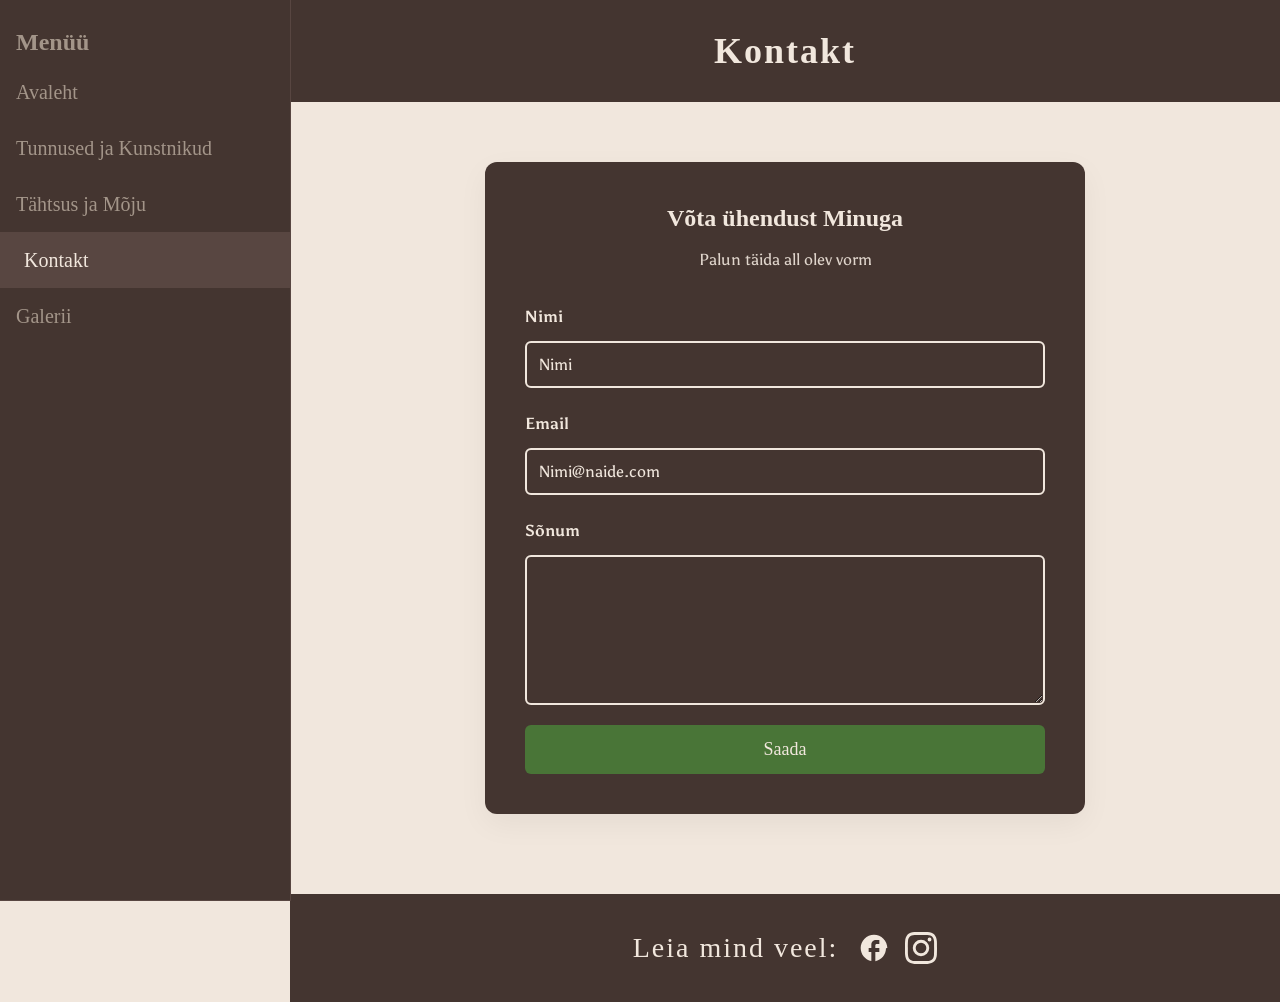
<file: contact.html>
<!doctype html>
<html lang="en">
  <head>
    <meta charset="UTF-8" />
    <meta name="viewport" content="width=device-width, initial-scale=1.0" />
    <meta http-equiv="X-UA-Compatible" content="ie=edge" />
    <link rel="preconnect" href="https://fonts.googleapis.com" />
    <link rel="preconnect" href="https://fonts.gstatic.com" crossorigin />
    <link
      href="https://fonts.googleapis.com/css2?family=Asul:wght@400;700&display=swap"
      rel="stylesheet"
    />
    <link
      rel="stylesheet"
      href="https://fonts.googleapis.com/icon?family=Material+Icons"
    />
    <link rel="stylesheet" href="css/styles.css" />
    <title>Barokk-kunst - Kontakt</title>
  </head>

  <body>
    <header>
      <nav>
        <div class="sidenav">
          <h3>Menüü</h3>
          <ul>
            <li><a href="index.html">Avaleht</a></li>
            <li><a href="tun-kun.html">Tunnused ja Kunstnikud</a></li>
            <li><a href="täht-mõju.html">Tähtsus ja Mõju</a></li>
            <li>
              <a class="current" href="contact.html">Kontakt</a>
            </li>
            <li><a href="gallery.html">Galerii</a></li>
          </ul>
        </div>
      </nav>
    </header>

    <main>
      <section>
        <div class="title-box-t">
          <h3>Kontakt</h3>
        </div>
      </section>

      <section>
        <div class="container-text-contact">
          <h1>Võta ühendust Minuga</h1>
          <p class="form-subtitle">Palun täida all olev vorm</p>

          <form action="">
            <div class="form-group">
              <label for="name">Nimi</label>
              <input type="text" id="name" name="name" value="Nimi" />
            </div>

            <div class="form-group">
              <label for="email">Email</label>
              <input
                type="email"
                id="email"
                name="email"
                value="Nimi@naide.com"
              />
            </div>

            <div class="form-group">
              <label for="message">Sõnum</label>
              <textarea id="message"></textarea>
            </div>

            <button type="submit" class="btn">Saada</button>
          </form>
        </div>
      </section>
    </main>

    <footer>
  <div class="footer-content">
    <span class="footer-text">Leia mind veel:</span>
    <div class="footer-icons">
      <svg class="social-icon" viewBox="0 0 24 24" xmlns="http://www.w3.org/2000/svg">
        <path d="M22 12c0-5.52-4.48-10-10-10S2 6.48 2 12c0 4.84 3.44 8.87 8 9.8V15H8v-3h2V9.5C10 7.57 11.57 6 13.5 6H16v3h-2c-.55 0-1 .45-1 1v2h3v3h-3v6.95c4.56-.93 8-4.96 8-9.75z"/>
      </svg>
      <svg class="social-icon" viewBox="0 0 24 24" xmlns="http://www.w3.org/2000/svg">
        <path d="M12 2.163c3.204 0 3.584.012 4.85.07 3.252.148 4.771 1.691 4.919 4.919.058 1.265.069 1.645.069 4.849 0 3.205-.012 3.584-.069 4.849-.149 3.225-1.664 4.771-4.919 4.919-1.266.058-1.644.07-4.85.07-3.204 0-3.584-.012-4.849-.07-3.26-.149-4.771-1.699-4.919-4.92-.058-1.265-.07-1.644-.07-4.849 0-3.204.013-3.583.07-4.849.149-3.227 1.664-4.771 4.919-4.919 1.266-.057 1.645-.069 4.849-.069zM12 0C8.741 0 8.333.014 7.053.072 2.695.272.273 2.69.073 7.051.014 8.333 0 8.741 0 12c0 3.259.014 3.668.072 4.948.2 4.358 2.618 6.78 6.98 6.98 1.281.058 1.689.072 4.948.072 3.259 0 3.668-.014 4.948-.072 4.354-.2 6.782-2.618 6.979-6.98.059-1.28.073-1.689.073-4.948 0-3.259-.014-3.667-.072-4.947-.196-4.354-2.617-6.78-6.979-6.98C15.668.014 15.259 0 12 0zm0 5.838a6.162 6.162 0 100 12.324 6.162 6.162 0 000-12.324zM12 16a4 4 0 110-8 4 4 0 010 8zm6.406-11.845a1.44 1.44 0 100 2.881 1.44 1.44 0 000-2.881z"/>
      </svg>
    </div>
  </div>
</footer>
  </body>
</html>
</file>
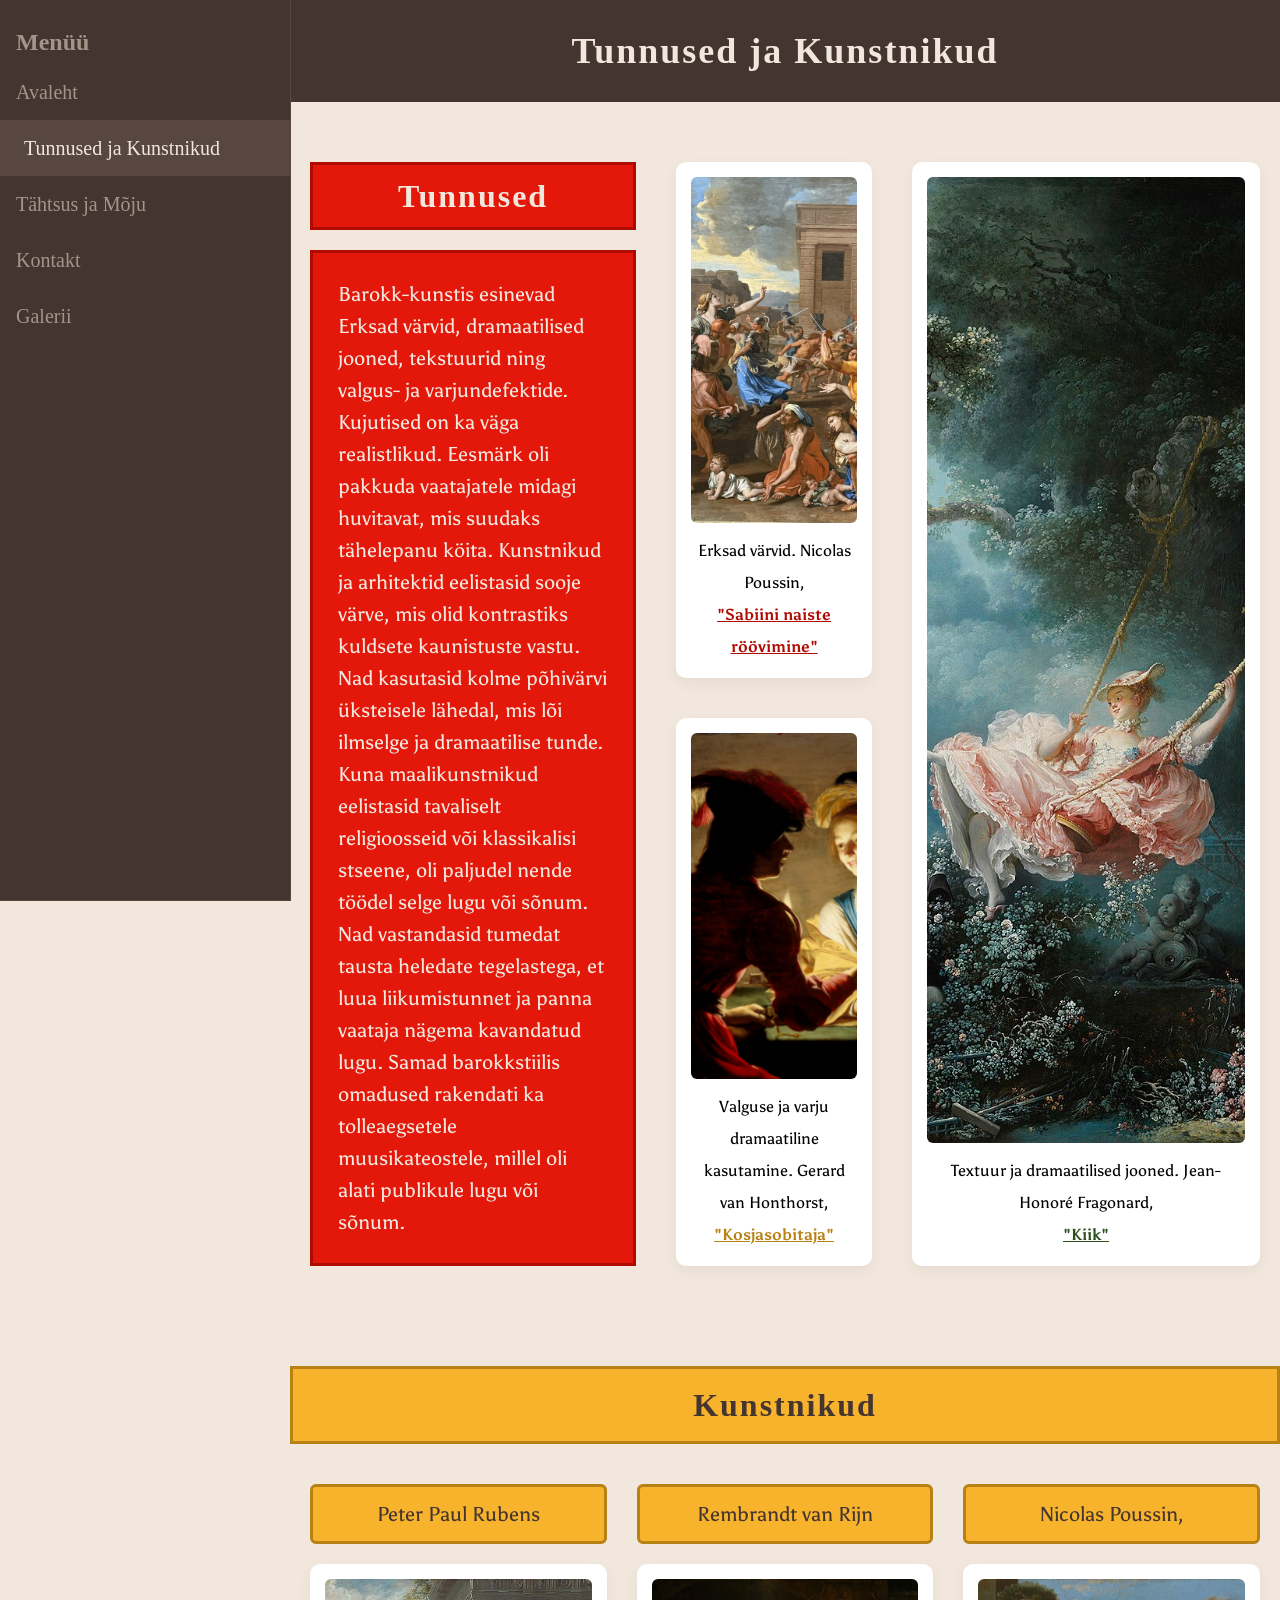
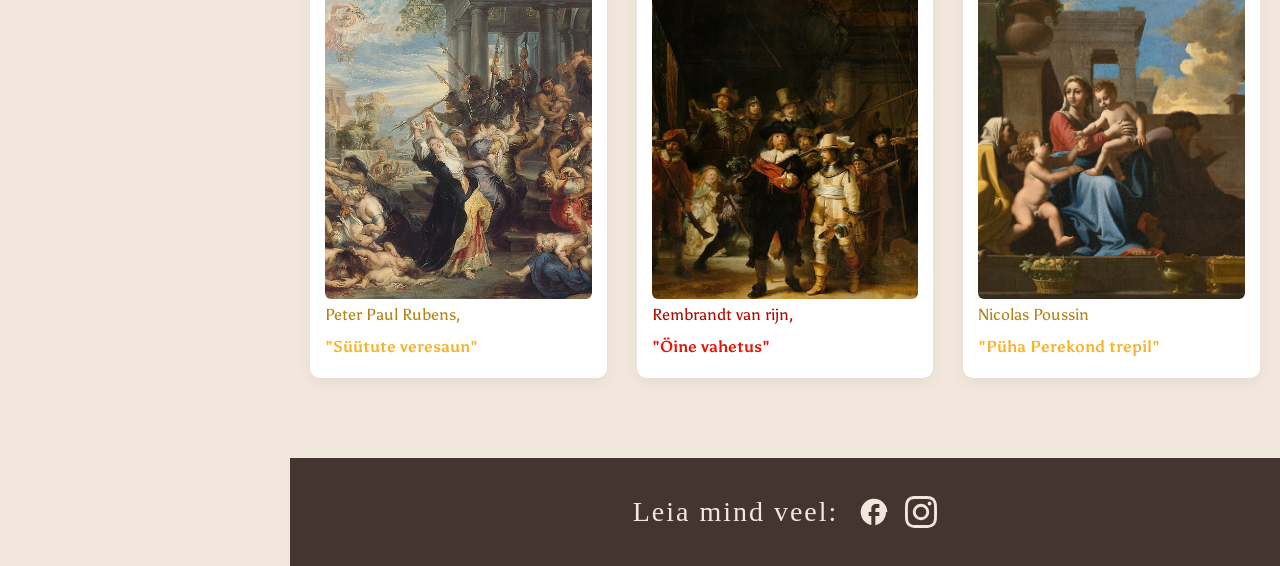
<file: tun-kun.html>
<!doctype html>
<html lang="en">
  <head>
    <meta charset="UTF-8" />
    <meta name="viewport" content="width=device-width, initial-scale=1.0" />
    <meta http-equiv="X-UA-Compatible" content="ie=edge" />
    <link rel="preconnect" href="https://fonts.googleapis.com" />
    <link rel="preconnect" href="https://fonts.gstatic.com" crossorigin />
    <link
      href="https://fonts.googleapis.com/css2?family=Asul:wght@400;700&display=swap"
      rel="stylesheet"
    />
    <link rel="stylesheet" href="css/styles.css" />
    <title>Barokk-kunst</title>
  </head>

  <body>
    <header>
      <nav>
        <div class="sidenav">
          <h3>Menüü</h3>
          <ul>
            <li><a href="index.html">Avaleht</a></li>
            <li>
              <a class="current" href="tun-kun.html">Tunnused ja Kunstnikud</a>
            </li>
            <li><a href="täht-mõju.html">Tähtsus ja Mõju</a></li>
            <li><a href="contact.html">Kontakt</a></li>
            <li><a href="gallery.html">Galerii</a></li>
          </ul>
        </div>
      </nav>
    </header>

    <main>
      <section>
        <div class="title-box-t">
          <h3>Tunnused ja Kunstnikud</h3>
        </div>
      </section>

      <section>
        <div class="layout-grid-tra">
          <div class="traits-box">
            <h3>Tunnused</h3>
            <p>
              Barokk-kunstis esinevad Erksad värvid, dramaatilised jooned,
              tekstuurid ning valgus- ja varjundefektide. Kujutised on ka väga
              realistlikud. Eesmärk oli pakkuda vaatajatele midagi huvitavat,
              mis suudaks tähelepanu köita. Kunstnikud ja arhitektid eelistasid
              sooje värve, mis olid kontrastiks kuldsete kaunistuste vastu. Nad
              kasutasid kolme põhivärvi üksteisele lähedal, mis lõi ilmselge ja
              dramaatilise tunde. Kuna maalikunstnikud eelistasid tavaliselt
              religioosseid või klassikalisi stseene, oli paljudel nende töödel
              selge lugu või sõnum. Nad vastandasid tumedat tausta heledate
              tegelastega, et luua liikumistunnet ja panna vaataja nägema
              kavandatud lugu. Samad barokkstiilis omadused rakendati ka
              tolleaegsetele muusikateostele, millel oli alati publikule lugu
              või sõnum.
            </p>
          </div>

          <div class="container-images-tra">
            <div class="change-text-tra">
              <img
                src="img/sabiini-naised.jpg"
                class="sabines-img"
                alt="Sabiini-naiste-röövimine"
              />
              <div class="sabine-text-change">
                <p>Erksad värvid. Nicolas Poussin,</p>
                <a href="https://en.wikipedia.org/wiki/Rape_of_the_Sabine_women"
                  >"Sabiini naiste röövimine"</a
                >
              </div>
            </div>

            <div class="change-text-tra">
              <img
                src="img/kosjasobitaja.jpg"
                class="procuress-img"
                alt="Kosjasobitaja"
              />
              <div class="procuress-text-change">
                <p>
                  Valguse ja varju dramaatiline kasutamine. Gerard van
                  Honthorst,
                </p>
                <a
                  href="https://en.wikipedia.org/wiki/The_Matchmaker_(Honthorst)"
                  >"Kosjasobitaja"</a
                >
              </div>
            </div>

            <div class="change-text-tra">
              <img src="img/kiik.jpg" class="swing-img" alt="Kiik" />
              <div class="swing-text-change">
                <p>Textuur ja dramaatilised jooned. Jean-Honoré Fragonard,</p>
                <a href="https://en.wikipedia.org/wiki/The_Swing_(Fragonard)"
                  >"Kiik"</a
                >
              </div>
            </div>
          </div>
        </div>

        <div class="title-box-k">
          <h3>Kunstnikud</h3>
        </div>

        <div class="artists-grid-layout">
          <div class="artist-column">
            <div class="artist-name-tag">
              <p>Peter Paul Rubens</p>
            </div>
            <div class="change-text-art">
              <img
                src="img/rubens.jpg"
                class="veresaun-img"
                alt="Süütute veresaun"
              />
              <div class="massacre-text-change">
                <p>Peter Paul Rubens,</p>
                <a
                  href="https://en.wikipedia.org/wiki/Massacre_of_the_Innocents_%28Rubens%29"
                  >"Süütute veresaun"</a
                >
              </div>
            </div>
          </div>

          <div class="artist-column">
            <div class="artist-name-tag">
              <p>Rembrandt van Rijn</p>
            </div>
            <div class="change-text-art">
              <img
                src="img/rembrandt.jpg"
                class="night-img"
                alt="öine vahetus"
              />
              <div class="öine-text-change">
                <p>Rembrandt van rijn,</p>
                <a
                  href="https://et.wikipedia.org/wiki/%C3%96ine_vahtkond_(maal)"
                  >"Öine vahetus"</a
                >
              </div>
            </div>
          </div>

          <div class="artist-column">
            <div class="artist-name-tag">
              <p>Nicolas Poussin,</p>
            </div>
            <div class="change-text-art">
              <img
                src="img/holy-family.jpg"
                class="family-img"
                alt="püha pere"
              />
              <div class="holy-text-change">
                <p>Nicolas Poussin</p>
                <a
                  href="https://commons.wikimedia.org/wiki/File:Nicolas_Poussin_-_Holy_Family_on_the_Steps_-_WGA18323.jpg"
                  >"Püha Perekond trepil"</a
                >
              </div>
            </div>
          </div>
        </div>
      </section>
    </main>

    <footer>
    <div class="footer-content">
      <span class="footer-text">Leia mind veel:</span>
      <div class="footer-icons">
        <svg class="social-icon" viewBox="0 0 24 24" xmlns="http://www.w3.org/2000/svg">
          <path d="M22 12c0-5.52-4.48-10-10-10S2 6.48 2 12c0 4.84 3.44 8.87 8 9.8V15H8v-3h2V9.5C10 7.57 11.57 6 13.5 6H16v3h-2c-.55 0-1 .45-1 1v2h3v3h-3v6.95c4.56-.93 8-4.96 8-9.75z"/>
        </svg>
        <svg class="social-icon" viewBox="0 0 24 24" xmlns="http://www.w3.org/2000/svg">
          <path d="M12 2.163c3.204 0 3.584.012 4.85.07 3.252.148 4.771 1.691 4.919 4.919.058 1.265.069 1.645.069 4.849 0 3.205-.012 3.584-.069 4.849-.149 3.225-1.664 4.771-4.919 4.919-1.266.058-1.644.07-4.85.07-3.204 0-3.584-.012-4.849-.07-3.26-.149-4.771-1.699-4.919-4.92-.058-1.265-.07-1.644-.07-4.849 0-3.204.013-3.583.07-4.849.149-3.227 1.664-4.771 4.919-4.919 1.266-.057 1.645-.069 4.849-.069zM12 0C8.741 0 8.333.014 7.053.072 2.695.272.273 2.69.073 7.051.014 8.333 0 8.741 0 12c0 3.259.014 3.668.072 4.948.2 4.358 2.618 6.78 6.98 6.98 1.281.058 1.689.072 4.948.072 3.259 0 3.668-.014 4.948-.072 4.354-.2 6.782-2.618 6.979-6.98.059-1.28.073-1.689.073-4.948 0-3.259-.014-3.667-.072-4.947-.196-4.354-2.617-6.78-6.979-6.98C15.668.014 15.259 0 12 0zm0 5.838a6.162 6.162 0 100 12.324 6.162 6.162 0 000-12.324zM12 16a4 4 0 110-8 4 4 0 010 8zm6.406-11.845a1.44 1.44 0 100 2.881 1.44 1.44 0 000-2.881z"/>
        </svg>
      </div>
    </div>
    </footer>
  </body>
</html>
</file>
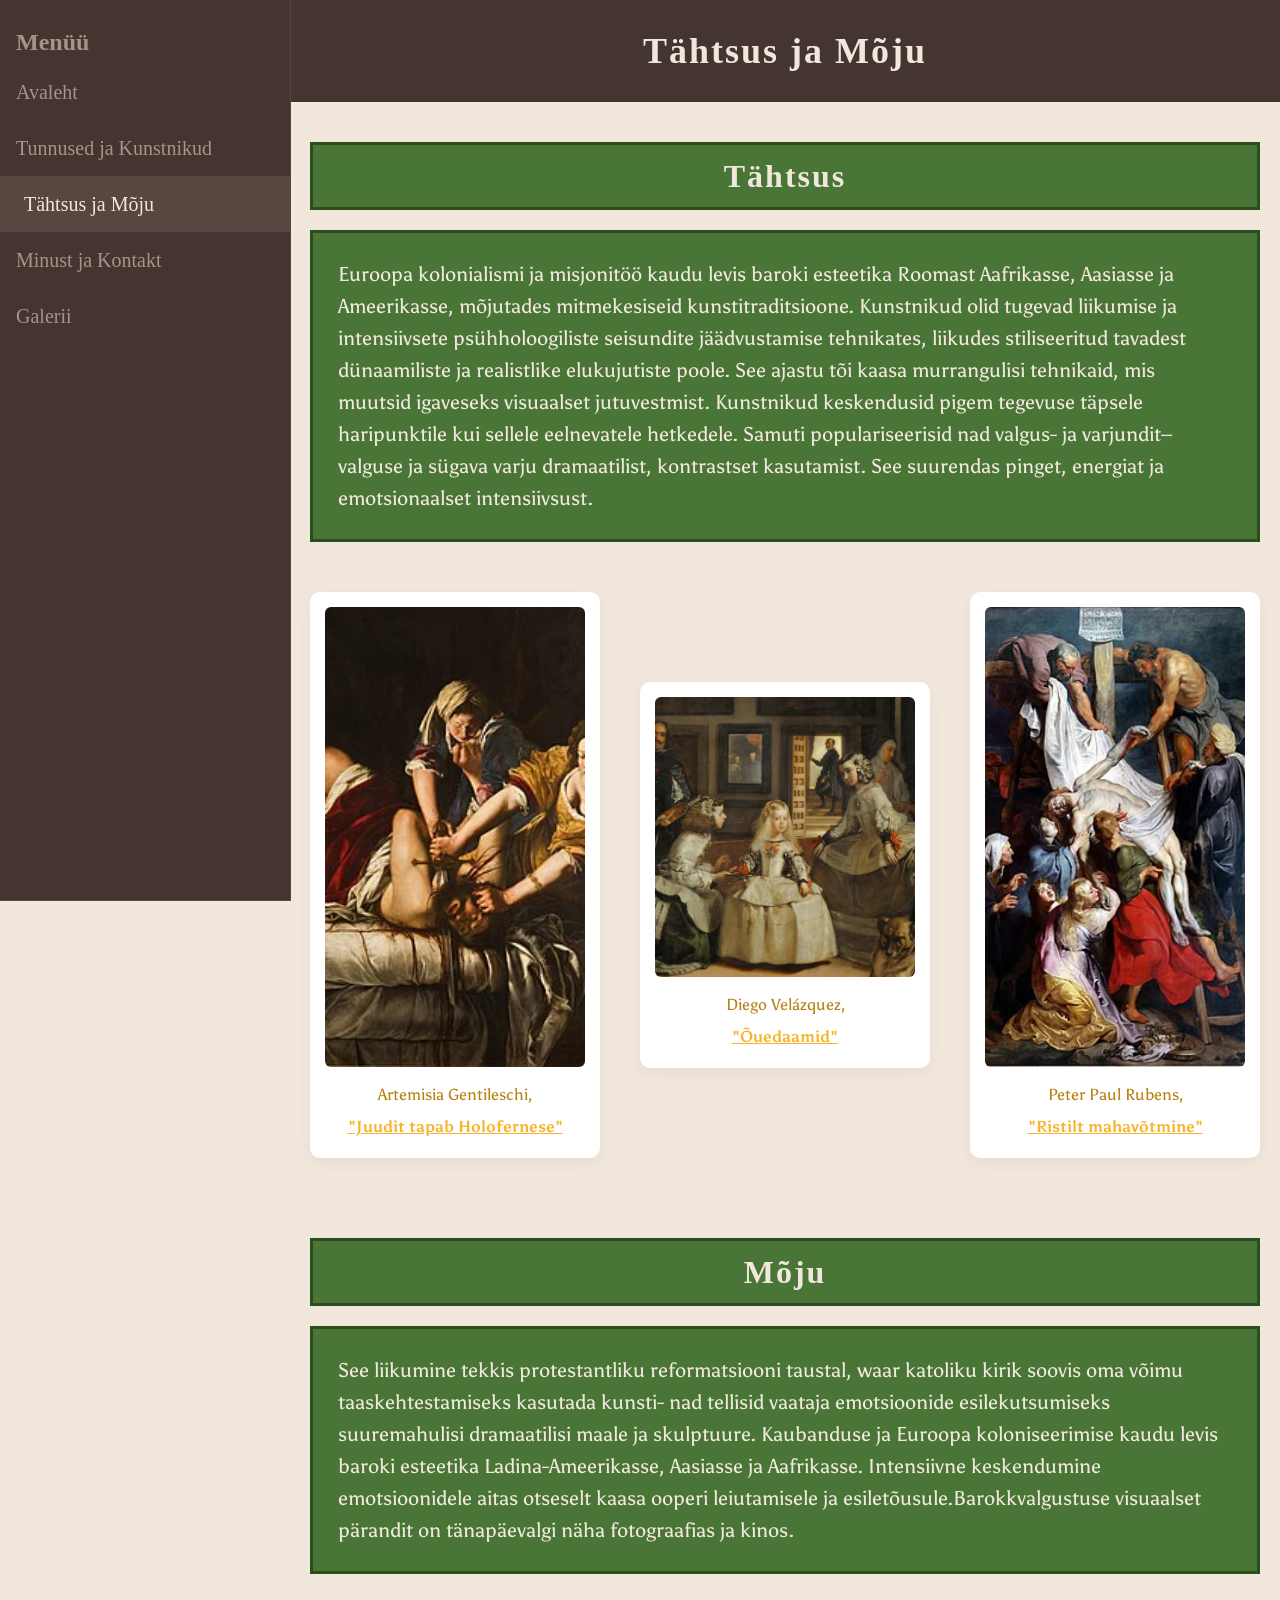
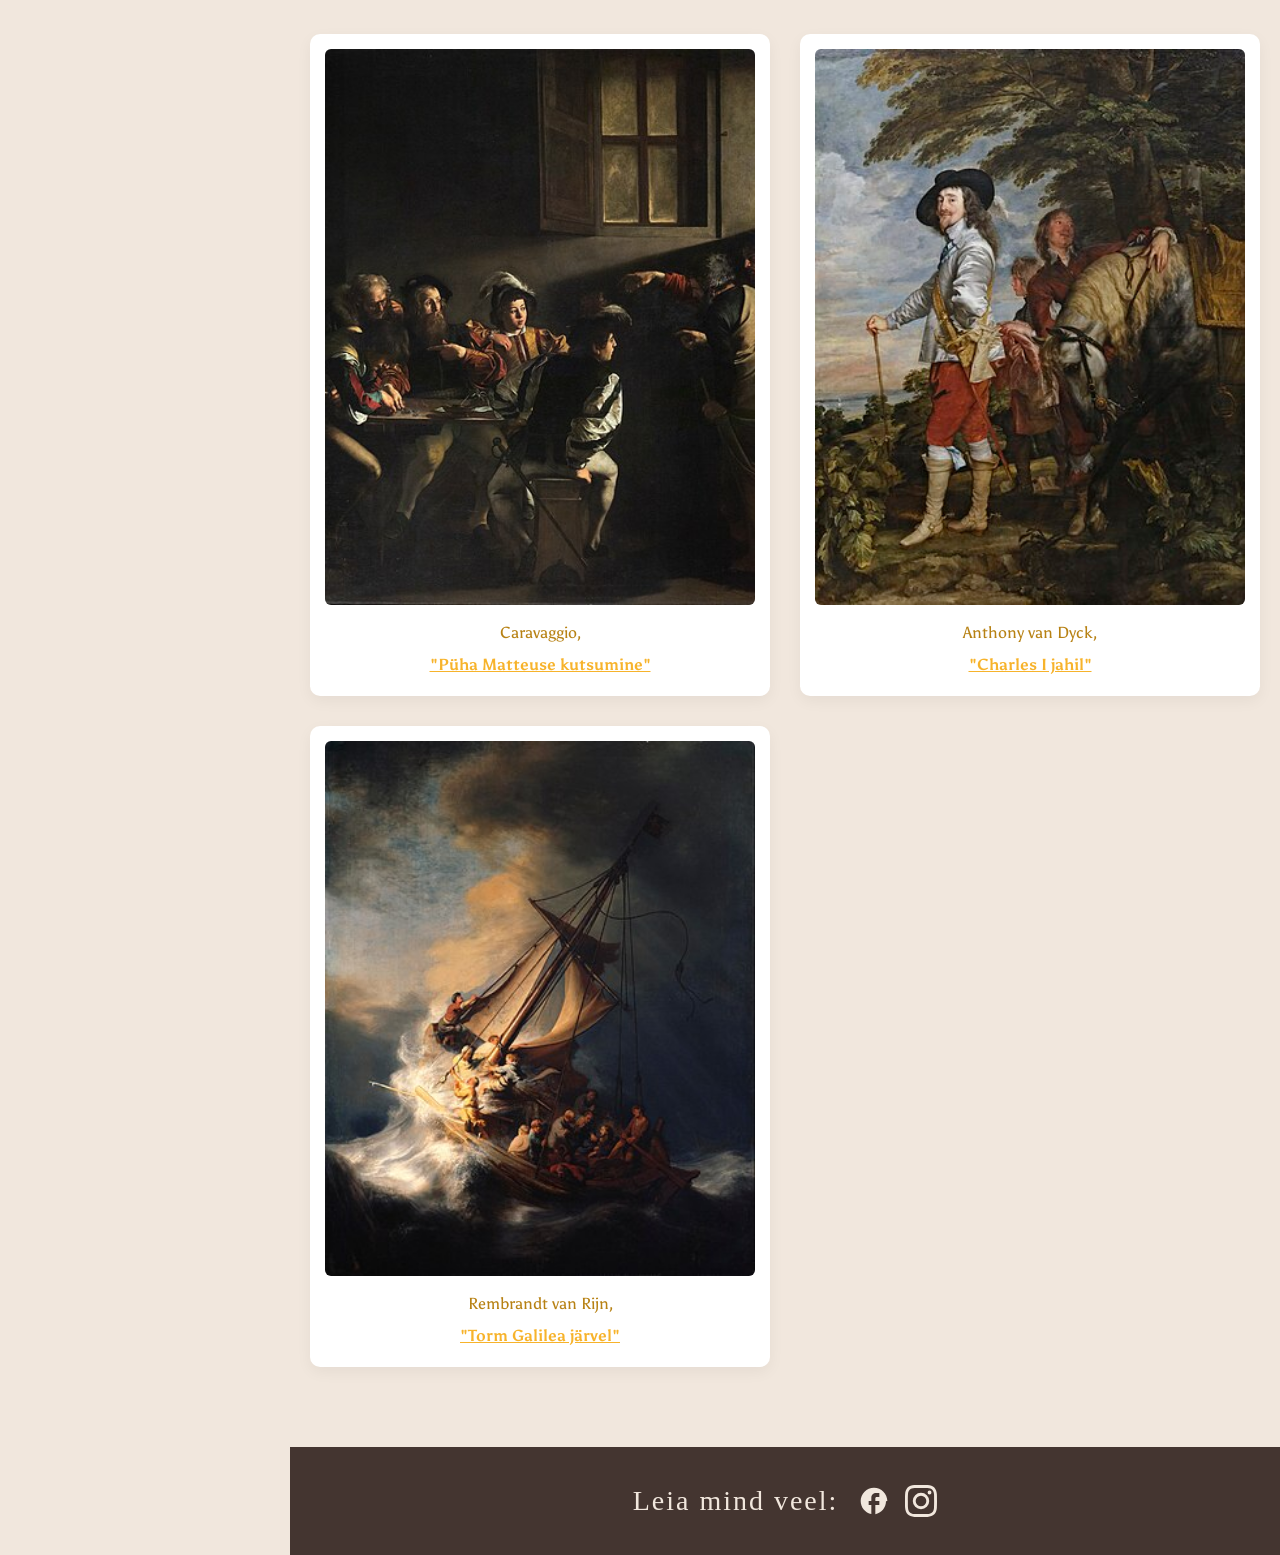
<file: täht-mõju.html>
<!doctype html>
<html lang="en">
  <head>
    <meta charset="UTF-8" />
    <meta name="viewport" content="width=device-width, initial-scale=1.0" />
    <meta http-equiv="X-UA-Compatible" content="ie=edge" />
    <link rel="preconnect" href="https://fonts.googleapis.com" />
    <link rel="preconnect" href="https://fonts.gstatic.com" crossorigin />
    <link
      href="https://fonts.googleapis.com/css2?family=Asul:wght@400;700&display=swap"
      rel="stylesheet"
    />
    <link rel="stylesheet" href="css/styles.css" />
    <title>Barokk-kunst - Tähtsus ja Mõju</title>
  </head>

  <body>
    <header>
      <nav>
        <div class="sidenav">
          <h3>Menüü</h3>
          <ul>
            <li><a href="index.html">Avaleht</a></li>
            <li><a href="tun-kun.html">Tunnused ja Kunstnikud</a></li>
            <li>
              <a class="current" href="täht-mõju.html">Tähtsus ja Mõju</a>
            </li>
            <li><a href="contact.html">Minust ja Kontakt</a></li>
            <li><a href="gallery.html">Galerii</a></li>
          </ul>
        </div>
      </nav>
    </header>

    <main>
      <section>
        <div class="title-box-t">
          <h3>Tähtsus ja Mõju</h3>
        </div>
      </section>

      <section class="importance-section-layout">
        <div class="importance-box-green">
          <h3>Tähtsus</h3>
          <p>
            Euroopa kolonialismi ja misjonitöö kaudu levis baroki esteetika
            Roomast Aafrikasse, Aasiasse ja Ameerikasse, mõjutades mitmekesiseid
            kunstitraditsioone. Kunstnikud olid tugevad liikumise ja
            intensiivsete psühholoogiliste seisundite jäädvustamise tehnikates,
            liikudes stiliseeritud tavadest dünaamiliste ja realistlike
            elukujutiste poole. See ajastu tõi kaasa murrangulisi tehnikaid, mis
            muutsid igaveseks visuaalset jutuvestmist. Kunstnikud keskendusid
            pigem tegevuse täpsele haripunktile kui sellele eelnevatele
            hetkedele. Samuti populariseerisid nad valgus- ja varjundit– valguse
            ja sügava varju dramaatilist, kontrastset kasutamist. See suurendas
            pinget, energiat ja emotsionaalset intensiivsust.
          </p>
        </div>

        <div class="importance-images-grid">
          <div class="change-text-imp judith-card">
            <img
              src="img/judith.jpg"
              class="judith-img"
              alt="Juudit tapab Holofernese"
            />
            <div class="judith-text-change">
              <p>Artemisia Gentileschi,</p>
              <a
                href="https://en.wikipedia.org/wiki/Judith_beheading_Holofernes"
                >"Juudit tapab Holofernese"</a
              >
            </div>
          </div>

          <div class="change-text-imp meninas-card">
            <img src="img/meninas.webp" class="meninas-img" alt="Las Meninas" />
            <div class="meninas-text-change">
              <p>Diego Velázquez,</p>
              <a href="https://et.wikipedia.org/wiki/Las_Meninas"
                >"Õuedaamid"</a
              >
            </div>
          </div>

          <div class="change-text-imp descent-card">
            <img
              src="img/mahavõtmine.jpg"
              class="christ-img"
              alt="Ristilt mahavõtmine"
            />
            <div class="christ-text-change">
              <p>Peter Paul Rubens,</p>
              <a
                href="https://et.wikipedia.org/wiki/Ristilt_mahav%C3%B5tmine_(Rubens,_1617)"
                >"Ristilt mahavõtmine"</a
              >
            </div>
          </div>
        </div>
      </section>

      <section>
        <div class="influence-box">
          <h3>Mõju</h3>
          <p>
            See liikumine tekkis protestantliku reformatsiooni taustal, waar
            katoliku kirik soovis oma võimu taaskehtestamiseks kasutada kunsti-
            nad tellisid vaataja emotsioonide esilekutsumiseks suuremahulisi
            dramaatilisi maale ja skulptuure. Kaubanduse ja Euroopa
            koloniseerimise kaudu levis baroki esteetika Ladina-Ameerikasse,
            Aasiasse ja Aafrikasse. Intensiivne keskendumine emotsioonidele
            aitas otseselt kaasa ooperi leiutamisele ja
            esiletõusule.Barokkvalgustuse visuaalset pärandit on tänapäevalgi
            näha fotograafias ja kinos.
          </p>
        </div>

        <div class="container-images-inf">
          <div class="change-text-inf">
            <img
              src="img/matteuse.jpg"
              class="matteuse-img"
              alt="Püha Matteuse kutsumine"
            />
            <div class="matteuse-text-change">
              <p>Caravaggio,</p>
              <a
                href="https://en.wikipedia.org/wiki/The_Calling_of_Saint_Matthew"
                >"Püha Matteuse kutsumine"</a
              >
            </div>
          </div>

          <div class="change-text-inf">
            <img
              src="img/charles-I.jpg"
              class="charles-img"
              alt="Charles I jahil"
            />
            <div class="charles-text-change">
              <p>Anthony van Dyck,</p>
              <a href="https://en.wikipedia.org/wiki/Charles_I_at_the_Hunt"
                >"Charles I jahil"</a
              >
            </div>
          </div>

          <div class="change-text-inf">
            <img
              src="img/torm.jpg"
              class="storm-img"
              alt="Torm Galilea järvel"
            />
            <div class="storm-text-change">
              <p>Rembrandt van Rijn,</p>
              <a
                href="https://en.wikipedia.org/wiki/The_Storm_on_the_Sea_of_Galilee"
                >"Torm Galilea järvel"</a
              >
            </div>
          </div>
        </div>
      </section>
    </main>

    <footer>
    <div class="footer-content">
      <span class="footer-text">Leia mind veel:</span>
      <div class="footer-icons">
        <svg class="social-icon" viewBox="0 0 24 24" xmlns="http://www.w3.org/2000/svg">
          <path d="M22 12c0-5.52-4.48-10-10-10S2 6.48 2 12c0 4.84 3.44 8.87 8 9.8V15H8v-3h2V9.5C10 7.57 11.57 6 13.5 6H16v3h-2c-.55 0-1 .45-1 1v2h3v3h-3v6.95c4.56-.93 8-4.96 8-9.75z"/>
        </svg>
        <svg class="social-icon" viewBox="0 0 24 24" xmlns="http://www.w3.org/2000/svg">
          <path d="M12 2.163c3.204 0 3.584.012 4.85.07 3.252.148 4.771 1.691 4.919 4.919.058 1.265.069 1.645.069 4.849 0 3.205-.012 3.584-.069 4.849-.149 3.225-1.664 4.771-4.919 4.919-1.266.058-1.644.07-4.85.07-3.204 0-3.584-.012-4.849-.07-3.26-.149-4.771-1.699-4.919-4.92-.058-1.265-.07-1.644-.07-4.849 0-3.204.013-3.583.07-4.849.149-3.227 1.664-4.771 4.919-4.919 1.266-.057 1.645-.069 4.849-.069zM12 0C8.741 0 8.333.014 7.053.072 2.695.272.273 2.69.073 7.051.014 8.333 0 8.741 0 12c0 3.259.014 3.668.072 4.948.2 4.358 2.618 6.78 6.98 6.98 1.281.058 1.689.072 4.948.072 3.259 0 3.668-.014 4.948-.072 4.354-.2 6.782-2.618 6.979-6.98.059-1.28.073-1.689.073-4.948 0-3.259-.014-3.667-.072-4.947-.196-4.354-2.617-6.78-6.979-6.98C15.668.014 15.259 0 12 0zm0 5.838a6.162 6.162 0 100 12.324 6.162 6.162 0 000-12.324zM12 16a4 4 0 110-8 4 4 0 010 8zm6.406-11.845a1.44 1.44 0 100 2.881 1.44 1.44 0 000-2.881z"/>
        </svg>
      </div>
    </div>
    </footer>
  </body>
</html>
</file>
<file: css/styles.css>
* {
  margin: 0;
  padding: 0;
  box-sizing: border-box;
}

:root {
  --primary-color: #443530;
  --bg-color: #f1e7dd;
  --text-color: #f1e7dd;

  --accent-col-red: #e3170a;
  --accent-col-green: #497537;
  --accent-col-yellow: #f7b32b;

  --darker-variant-red: #b00b01;
  --darker-variant-green: #2b4f1c;
  --darker-variant-yellow: #b78113;
}

/* Sujuv kerimine */
html {
  scroll-behavior: smooth;
}

body {
  font-family: "Vidaloka", "Asul", serif;
  line-height: 2em;
  background-color: var(--bg-color);
  padding-left: 290px;
}

/* Sidebar*/
.sidenav {
  height: 100%;
  width: 290px;
  position: fixed;
  z-index: 1;
  top: 0;
  left: 0;
  background-color: var(--primary-color);
  overflow-x: hidden;
  padding-top: 20px;
  outline: 1px solid #584641;
}

.sidenav ul {
  list-style: none;
}

.sidenav a {
  padding: 12px 16px;
  text-decoration: none;
  font-size: 20px;
  color: #a39589;
  display: block;
  font-family: "Vidaloka", serif;
  /* Animatsiooni üleminek */
  transition: all 0.3s ease;
}

.sidenav h3 {
  padding: 6px 8px 6px 16px;
  text-decoration: none;
  font-size: 24px;
  color: #a39589;
  display: block;
  font-family: "Vidaloka", serif;
}

/* Hover efektid menüüs */
.sidenav a:hover,
.sidenav a.current {
  color: var(--text-color);
  background-color: #584641;
  padding-left: 24px;
}

.sidenav h3:hover {
  color: var(--text-color);
}

/* Pealkiri- Sissejuhatus ja Ajalugu tumepruuni taustaga */
.title-box-sa {
  width: 100%;
  background-color: var(--primary-color);
  padding: 35px 35px;
}

.title-box-sa h3 {
  font-family: "Vidaloka", serif;
  text-align: center;
  font-size: 36px;
  color: var(--text-color);
  letter-spacing: 2px;
}

/* Elementide ilmumise animatsioon */
main section {
  animation: fadeIn 1s ease-in-out;
}

@keyframes fadeIn {
  from {
    opacity: 0;
    transform: translateY(20px);
  }
  to {
    opacity: 1;
    transform: translateY(0);
  }
}

/* Puhta ja organiseeritud paigutuse loomine gridi abil */
.importance-box,
.influence-box {
  max-width: 1440px;
  margin: 40px auto;
  padding: 20px;
}

.introduction-box {
  max-width: 100%;
}

.introduction-box h3,
.history-box h3,
.traits-box h3,
.influence-box h3 {
  padding: 15px;
  font-family: "Vidaloka", serif;
  font-size: 32px;
  text-align: center;
  letter-spacing: 2px;
}

.introduction-box h3 {
  border: 3px solid var(--darker-variant-yellow);
  background-color: var(--accent-col-yellow);
  color: var(--primary-color);
}

.introduction-box p {
  padding: 25px;
  border: 3px solid var(--darker-variant-yellow);
  background-color: var(--accent-col-yellow);
  color: var(--primary-color);
  font-family: "Asul", sans-serif;
  font-size: 20px;
  margin-top: 20px;
}

/* Sissejuhatuse sektsioon */
.layout-grid-int {
  display: grid;
  grid-template-columns: 1fr 1fr;
  gap: 80px;
  max-width: 1440px;
  margin: 80px auto;
  padding: 0 20px;
  align-items: start;
}

.container-images-int {
  display: contents;
}

.introduction-box {
  grid-column: 1;
  grid-row: 1;
}

.change-text-int:nth-child(1) {
  grid-column: 2;
  grid-row: 1;
}

.change-text-int:nth-child(2) {
  grid-column: 1;
  grid-row: 2;
}

.change-text-int:nth-child(3) {
  grid-column: 2;
  grid-row: 2;
}

/* Ajaloo sektsioon */
.layout-grid-his {
  display: grid;
  grid-template-columns: 1fr 1fr;
  gap: 80px;
  max-width: 1440px;
  margin: 80px auto;
  padding: 0 20px;
  align-items: stretch;
}

.container-images-his {
  display: contents;
}

.change-text-his:nth-child(2) {
  grid-column: 1;
  grid-row: 1 / span 2;
}

.history-box {
  grid-column: 2;
  grid-row: 1;
  width: 100%;
  margin: 0;
}

.change-text-his:nth-child(1) {
  grid-column: 2;
  grid-row: 2;
}

/* Tunnuste sektsioon */
.layout-grid-tra {
  display: grid;
  grid-template-columns: 1.5fr 0.9fr 1.6fr;
  gap: 40px;
  max-width: 1440px;
  margin: 60px auto;
  padding: 0 20px;
  align-items: stretch;
}

.container-images-tra {
  display: contents;
}

/* Skeemil vasakul: Tunnuste suur tekstikast */
.traits-box {
  grid-column: 1;
  grid-row: 1 / span 2;
  width: 100%;
  margin: 0;
}

/* Skeemil Keskel Üleval: Saabiini naised */
.change-text-tra:nth-child(1) {
  grid-column: 2;
  grid-row: 1;
}

/* Skeemil keskel all: Kosjasobitaja */
.change-text-tra:nth-child(2) {
  grid-column: 2;
  grid-row: 2;
}

/* Skeemil paremal: Kiik */
.change-text-tra:nth-child(3) {
  grid-column: 3;
  grid-row: 1 / span 2;
}

/* Piltide baaststiilid */
.change-text-int,
.change-text-his,
.change-text-tra,
.change-text-art,
.change-text-imp,
.change-text-inf {
  display: flex;
  flex-direction: column;
  background: #fff;
  padding: 15px;
  border-radius: 10px;
  box-shadow: 0px 5px 15px rgba(0, 0, 0, 0.05);
  transition:
    transform 0.3s ease,
    box-shadow 0.3s ease;
  height: 100%;
}

/* Hover efektid piltidele */
.change-text-int:hover,
.change-text-his:hover,
.change-text-tra:hover,
.change-text-art:hover,
.change-text-imp:hover,
.change-text-inf:hover {
  transform: translateY(-5px);
  box-shadow: 0px 10px 25px rgba(0, 0, 0, 0.15);
}

/* Piltide paindlik, et ruumi täita */
.change-text-int img,
.change-text-his img,
.change-text-tra img,
.change-text-art img,
.change-text-imp img,
.change-text-inf img {
  width: 100%;
  height: 100%;
  min-height: 250px;
  flex-grow: 4;
  object-fit: cover;
  border-radius: 6px;
}

/* Pildi alamtekstid on kaardi põhjas */
.pieta-text-change,
.orph-eury-text-change,
.river-text-change,
.mary-text-change,
.banquet-text-change,
.sabine-text-change,
.procuress-text-change,
.swing-text-change {
  margin-top: auto;
  padding-top: 12px;
  text-align: center;
  font-size: 16px;
}

/* Viited, linkide ja värvidega */
.pieta-text-change {
  color: var(--darker-variant-yellow);
}
.pieta-text-change a {
  color: var(--accent-col-red);
  font-weight: bold;
}

.orph-eury-text-change {
  color: var(--darker-variant-red);
}
.orph-eury-text-change a {
  color: var(--accent-col-red);
  font-weight: bold;
}

.river-text-change {
  color: var(--darker-variant-green);
}
.river-text-change a {
  color: var(--accent-col-green);
  font-weight: bold;
}

/* Ajaloo sektsiooni tekstid */
.history-box h3 {
  border: 3px solid var(--darker-variant-green);
  background-color: var(--accent-col-green);
  color: var(--text-color);
}

.history-box p {
  padding: 25px;
  border: 3px solid var(--darker-variant-green);
  background-color: var(--accent-col-green);
  color: var(--text-color);
  font-family: "Asul", sans-serif;
  font-size: 20px;
  margin-top: 20px;
}

.banquet-text-change {
  color: var(--darker-variant-red);
}
.banquet-text-change a {
  color: var(--accent-col-red);
  font-weight: bold;
}

.mary-text-change {
  color: var(--darker-variant-yellow);
}
.mary-text-change a {
  color: var(--accent-col-yellow);
  font-weight: bold;
}

/* Tunnuste sektsiooni tekstid */
.traits-box h3 {
  border: 3px solid var(--darker-variant-red);
  background-color: var(--accent-col-red);
  color: var(--text-color);
}

.traits-box p {
  padding: 25px;
  border: 3px solid var(--darker-variant-red);
  background-color: var(--accent-col-red);
  color: var(--text-color);
  font-family: "Asul", sans-serif;
  font-size: 20px;
  margin-top: 20px;
}

.sabine-text-change a {
  color: var(--darker-variant-red);
  font-weight: bold;
}
.procuress-text-change a {
  color: var(--darker-variant-yellow);
  font-weight: bold;
}
.swing-text-change a {
  color: var(--darker-variant-green);
  font-weight: bold;
}

/* Kunstnikute sektsiooni tekstid */
.artists-grid-layout {
  display: grid;
  grid-template-columns: repeat(3, 1fr);
  gap: 30px;
  max-width: 1440px;
  margin: 40px auto 80px auto;
  padding: 0 20px;
}

.artist-column {
  display: flex;
  flex-direction: column;
  gap: 20px;
}

.artist-name-tag p {
  padding: 15px;
  border: 3px solid var(--darker-variant-yellow);
  background-color: var(--accent-col-yellow);
  color: var(--primary-color);
  font-family: "Asul", sans-serif;
  font-size: 20px;
  text-align: center;
  border-radius: 6px;
  margin: 0;
  line-height: 1.2em;
}

.artists-grid-layout .change-text-art img {
  height: 320px;
  object-fit: cover;
}

/* Mõju sektsiooni piltide grid */
.container-images-inf {
  display: grid;
  grid-template-columns: repeat(auto-fit, minmax(300px, 1fr));
  gap: 30px;
  max-width: 1440px;
  margin: 40px auto 80px auto;
  padding: 0 20px;
}

/* Mõju sektsioon roheliseks tegemine */
.influence-box h3 {
  border: 3px solid var(--darker-variant-green);
  background-color: var(--accent-col-green);
  color: var(--text-color);
}
.influence-box p {
  padding: 25px;
  border: 3px solid var(--darker-variant-green);
  background-color: var(--accent-col-green);
  color: var(--text-color);
  font-family: "Asul", sans-serif;
  font-size: 20px;
  margin-top: 20px;
}

/* Tähtsuse sektsioon roheliseks tegemine */
.importance-section-layout {
  max-width: 1440px;
  margin: 40px auto 60px auto;
  padding: 0 20px;
}

/* Üleval keskel asuv roheline tekstikast */
.importance-box-green {
  max-width: 1440px;
  margin: 0 auto 50px auto;
}
.importance-box-green h3 {
  padding: 15px;
  font-family: "Vidaloka", serif;
  font-size: 32px;
  text-align: center;
  letter-spacing: 2px;
  border: 3px solid var(--darker-variant-green);
  background-color: var(--accent-col-green);
  color: var(--text-color);
}
.importance-box-green p {
  padding: 25px;
  border: 3px solid var(--darker-variant-green);
  background-color: var(--accent-col-green);
  color: var(--text-color);
  font-family: "Asul", sans-serif;
  font-size: 20px;
  margin-top: 20px;
}

/* Alumine piltide rida 3 tulpa */
.importance-images-grid {
  display: grid;
  grid-template-columns: repeat(3, 1fr);
  gap: 40px;
  align-items: stretch;
}

/* Õuedaamid */
.meninas-card {
  align-self: center;
  height: auto;
}
.meninas-card img {
  height: 280px;
}

/* Juudit ja Ristilt mahavõtmine */
.judith-card img,
.descent-card img {
  height: 460px;
}

/* Tähtsus ja mõju, tekstid */
.judith-text-change,
.christ-text-change,
.meninas-text-change,
.matteuse-text-change,
.charles-text-change,
.storm-text-change {
  text-align: center;
  padding-top: 12px;
  margin-top: auto;
  font-size: 16px;
}

.judith-text-change p,
.christ-text-change p,
.meninas-text-change p,
.matteuse-text-change p,
.charles-text-change p,
.storm-text-change p {
  color: var(--darker-variant-yellow);
  margin: 0;
}

.judith-text-change a,
.christ-text-change a,
.meninas-text-change a,
.matteuse-text-change a,
.charles-text-change a,
.storm-text-change a {
  color: var(--accent-col-yellow);
  font-weight: bold;
}

/* Kunstnike lehe tekstid */
.massacre-text-change a,
.öine-text-change a,
.holy-text-change a {
  font-weight: bold;
  color: var(--primary-color);
  text-decoration: none;
}

.massacre-text-change {
  color: var(--darker-variant-yellow);
}
.massacre-text-change a {
  color: var(--accent-col-yellow);
  font-weight: bold;
}

.öine-text-change {
  color: var(--darker-variant-red);
}
.öine-text-change a {
  color: var(--accent-col-red);
  font-weight: bold;
}

.holy-text-change {
  color: var(--darker-variant-yellow);
}
.holy-text-change a {
  color: var(--accent-col-yellow);
  font-weight: bold;
}

/* Kontaktvorm */
.container-text-contact {
  max-width: 600px;
  margin: 60px auto;
  padding: 40px;
  background: var(--primary-color);
  border-radius: 12px;
  box-shadow: 0 10px 30px rgba(0, 0, 0, 0.05);
  text-align: center;
}

.container-text-contact h1 {
  font-family: "Vidaloka", serif;
  color: var(--bg-color);
  margin-bottom: 10px;
}

.form-subtitle {
  color: var(--bg-color);
  font-family: "Asul", sans-serif;
  font-size: 16px;
  margin-bottom: 25px;
  opacity: 0.9;
}

.form-group {
  display: flex;
  flex-direction: column;
  text-align: left;
  margin-bottom: 20px;
}

.form-group label {
  font-family: "Asul", sans-serif;
  font-weight: bold;
  margin-bottom: 8px;
  color: var(--bg-color);
}

.form-group input,
.form-group textarea {
  padding: 12px;
  border: 2px solid var(--bg-color);
  border-radius: 6px;
  font-family: "Asul", sans-serif;
  font-size: 16px;
  background-color: var(--primary-color);
  color: var(--bg-color);
  transition: border-color 0.3s;
}

.form-group input:focus,
.form-group textarea:focus {
  outline: none;
  border-color: var(--accent-col-green);
}

.form-group textarea {
  height: 150px;
  resize: vertical;
}

.btn {
  display: inline-block;
  width: 100%;
  padding: 14px;
  background-color: var(--accent-col-green);
  color: var(--text-color);
  border: none;
  border-radius: 6px;
  font-family: "Vidaloka", serif;
  font-size: 18px;
  cursor: pointer;
  transition: all 0.3s ease;
}

.btn:hover {
  background-color: var(--darker-variant-green);
  color: #e3d9c5;
  transform: translateY(-2px);
  box-shadow: 0 5px 15px rgba(0, 0, 0, 0.1);
}

.btn:active {
  transform: translateY(0);
}

.title-box-t {
  width: 100%;
  background-color: var(--primary-color);
  padding: 35px;
}

.title-box-t h3 {
  font-family: "Vidaloka", serif;
  text-align: center;
  font-size: 36px;
  color: var(--text-color);
  letter-spacing: 2px;
}

.title-box-k h3 {
  max-width: 1440px;
  padding: 20px;
  border: 3px solid var(--darker-variant-yellow);
  background-color: var(--accent-col-yellow);
  margin: 100px auto 20px auto;
  color: var(--primary-color);
  font-family: "Vidaloka", serif;
  font-size: 32px;
  text-align: center;
  letter-spacing: 2px;
}

footer {
  margin-top: 80px;
  width: 100%;
  border: 3px solid var(--primary-color);
  background-color: var(--primary-color);
  padding: 35px;
}

/* Ttekst ja ikoonid paigutataud keskele ühele reale */
.footer-content {
  display: flex;
  justify-content: center;
  align-items: center;
  gap: 20px; /* Vahe teksti ja ikoonide vahel */
}

/* Jaluse tekst */
.footer-text {
  font-family: "Vidaloka", serif;
  font-size: 28px;
  color: var(--text-color);
  letter-spacing: 2px;
}

.footer-icons {
  display: flex;
  align-items: center;
  gap: 15px;
}

/* Ikooni suuruste lisamine */
.social-icon {
  width: 32px;
  height: 32px;
  fill: var(--text-color); /* Alati sama toon mis tekstil */
  display: block;
}

/* Mobiilivaade iphone SE */
@media screen and (max-width: 768px) {
  
  /* Arvutivaate vasaku nimekirja nihke eemaldamine */
  body {
    padding-left: 0;
    font-size: 16px;
    line-height: 1.6em;
  }

  /* Muudan sidebari küljeriba ülemiseks reaks */
  .sidenav {
    position: relative;
    width: 100%;
    height: auto;
    padding-top: 10px;
    padding-bottom: 10px;
    outline: none;
    border-bottom: 3px solid var(--primary-color);
  }

  .sidenav h3 {
    text-align: center;
    font-size: 20px;
    padding: 5px 0;
  }

  .sidenav ul {
    display: flex;
    flex-direction: column;
    align-items: center;
    width: 100%;
  }

  .sidenav ul li {
    width: 100%;
    text-align: center;
  }

  .sidenav a {
    padding: 10px 0;
    font-size: 16px;
  }

  .sidenav a:hover,
  .sidenav a.current {
    padding-left: 0;
  }

  .title-box-sa, 
  .title-box-t {
    padding: 20px 15px;
  }

  .title-box-sa h3, 
  .title-box-t h3 {
    font-size: 24px;
    letter-spacing: 1px;
  }

  /* 3. PEALKIRJAD (Tagasi toodud originaalstiilid, optimeeritud mobiilile) */
  .introduction-box h3,
  .history-box h3,
  .traits-box h3,
  .influence-box h3,
  .importance-box-green h3,
  .title-box-k h3 {
    padding: 10px 15px;
    font-size: 22px;
    letter-spacing: 1px;
    text-align: center;
    margin: 0 auto;
    width: 100%;
    box-sizing: border-box ;
  }

  /* Kastide vahelised kohandused mobiilis */
  .introduction-box p,
  .history-box p,
  .traits-box p,
  .influence-box p,
  .importance-box-green p {
    margin-top: 15px;
    padding: 15px;
    font-size: 16px;
  }

  .title-box-k h3 {
    margin: 30px auto 10px auto;
  }

  /* 4. Pilddie paigutatud üheveeruliselt gridi asemel */
  .layout-grid-int,
  .layout-grid-his,
  .layout-grid-tra,
  .artists-grid-layout,
  .importance-images-grid,
  .container-images-inf {
    display: flex;
    flex-direction: column;
    gap: 25px;
    padding: 0 15px;
    margin: 30px auto;
  }

  /* Kontrollime elementide järjekorda: Tekstikast (koos pealkirjaga) alati enne pilte */
  .layout-grid-int { display: flex; flex-direction: column; }
  .introduction-box { order: 1; }
  .change-text-int:nth-child(1) { order: 2; }
  .change-text-int:nth-child(2) { order: 3; }
  .change-text-int:nth-child(3) { order: 4; }

  .layout-grid-his { display: flex; flex-direction: column; }
  .history-box { order: 1; }
  .change-text-his:nth-child(1) { order: 2; }
  .change-text-his:nth-child(2) { order: 3; }

  .layout-grid-tra { display: flex; flex-direction: column; }
  .traits-box { order: 1; }
  .change-text-tra:nth-child(1) { order: 2; }
  .change-text-tra:nth-child(2) { order: 3; }
  .change-text-tra:nth-child(3) { order: 4; }

  .change-text-int,
  .change-text-his,
  .change-text-tra,
  .change-text-art,
  .change-text-imp,
  .change-text-inf,
  .artist-column {
    width: 100%;
    height: auto;
    grid-column: span 1;
  }

  .change-text-int img,
  .change-text-his img,
  .change-text-tra img,
  .change-text-art img,
  .change-text-imp img,
  .change-text-inf img,
  .artists-grid-layout .change-text-art img,
  .meninas-card img,
  .judith-card img,
  .descent-card img {
    height: 220px;
    min-height: auto;
  }

  .importance-box-green[style] { margin-top: 20px; }
  .importance-section-layout[style] { margin-top: 20px; margin-bottom: 20px; }

  .container-text-contact {
    margin: 30px 15px;
    padding: 20px;
  }

  .container-text-contact h1 {
    font-size: 24px;
  }

  footer {
    margin-top: 40px;
    padding: 20px 15px;
  }

  .footer-content {
    flex-direction: column;
    gap: 15px;
    text-align: center;
  }

  .footer-text {
    font-size: 20px;
  }
}
</file>
